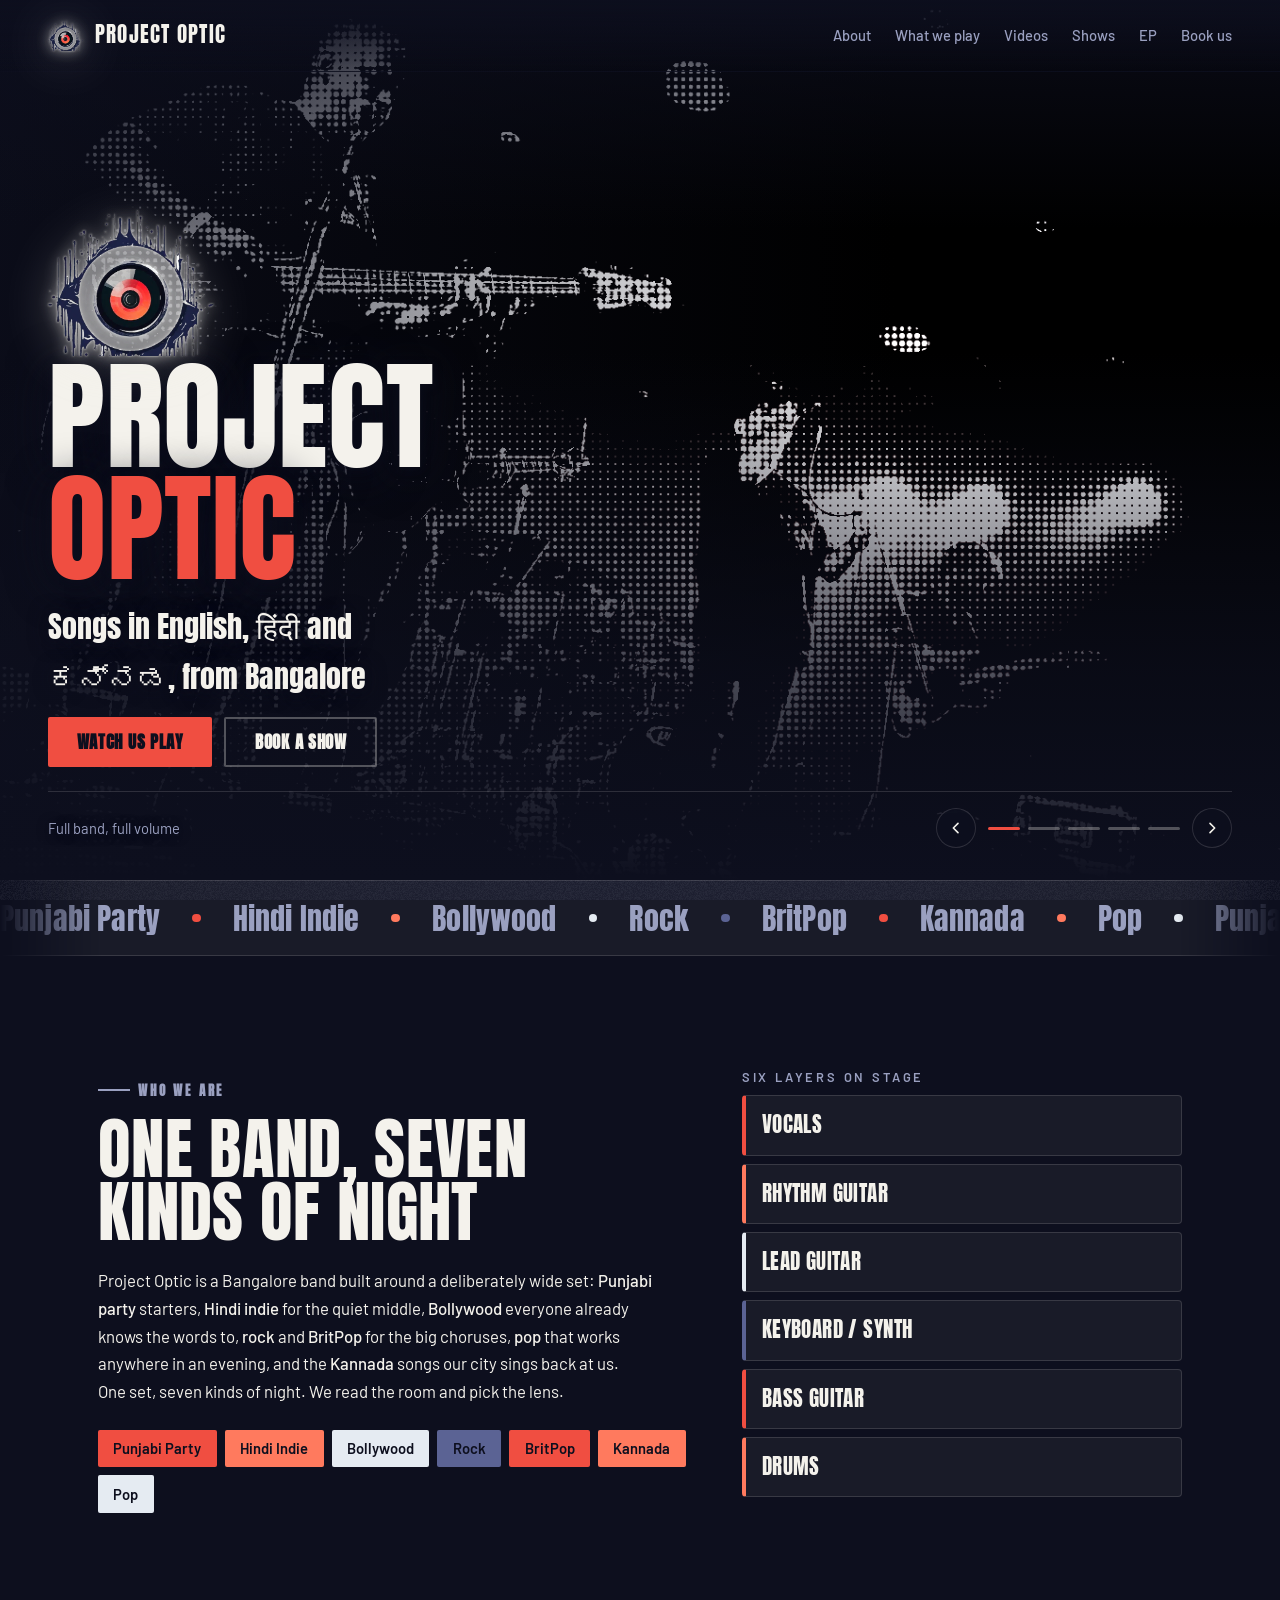
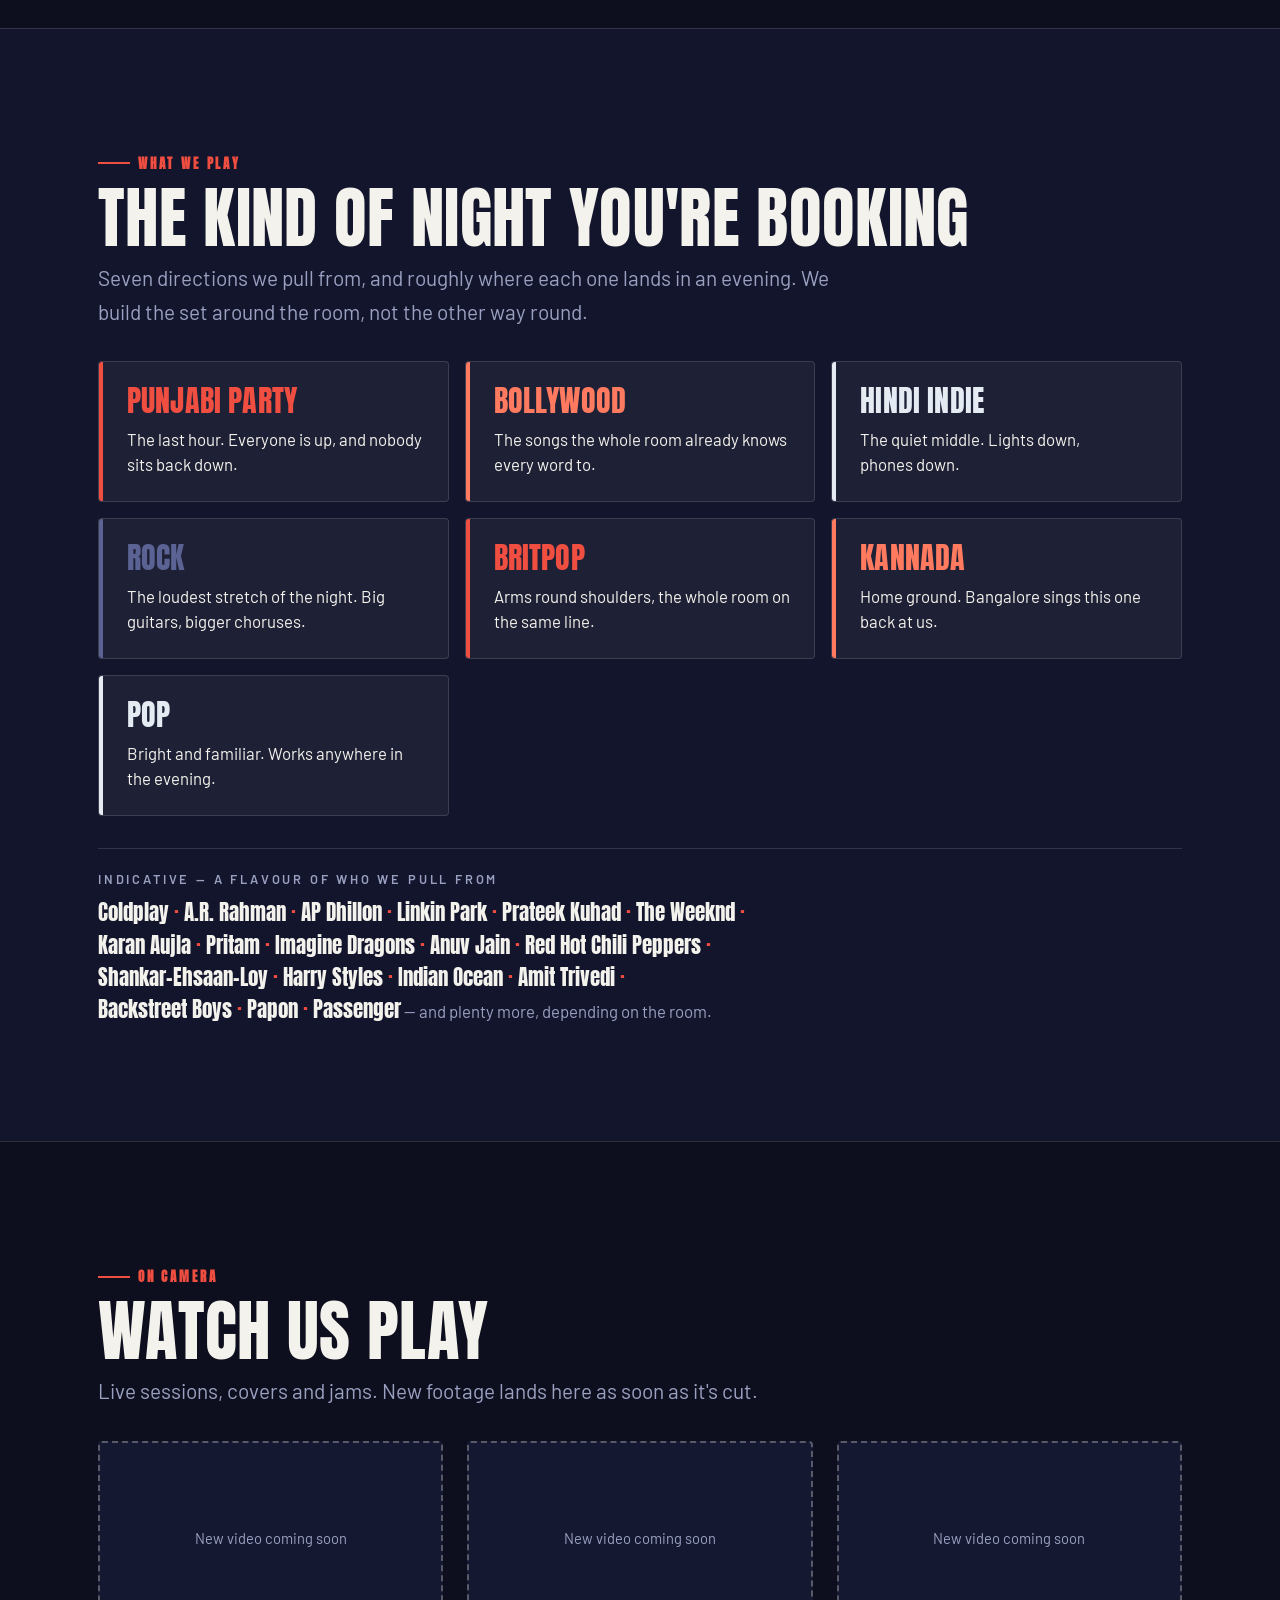
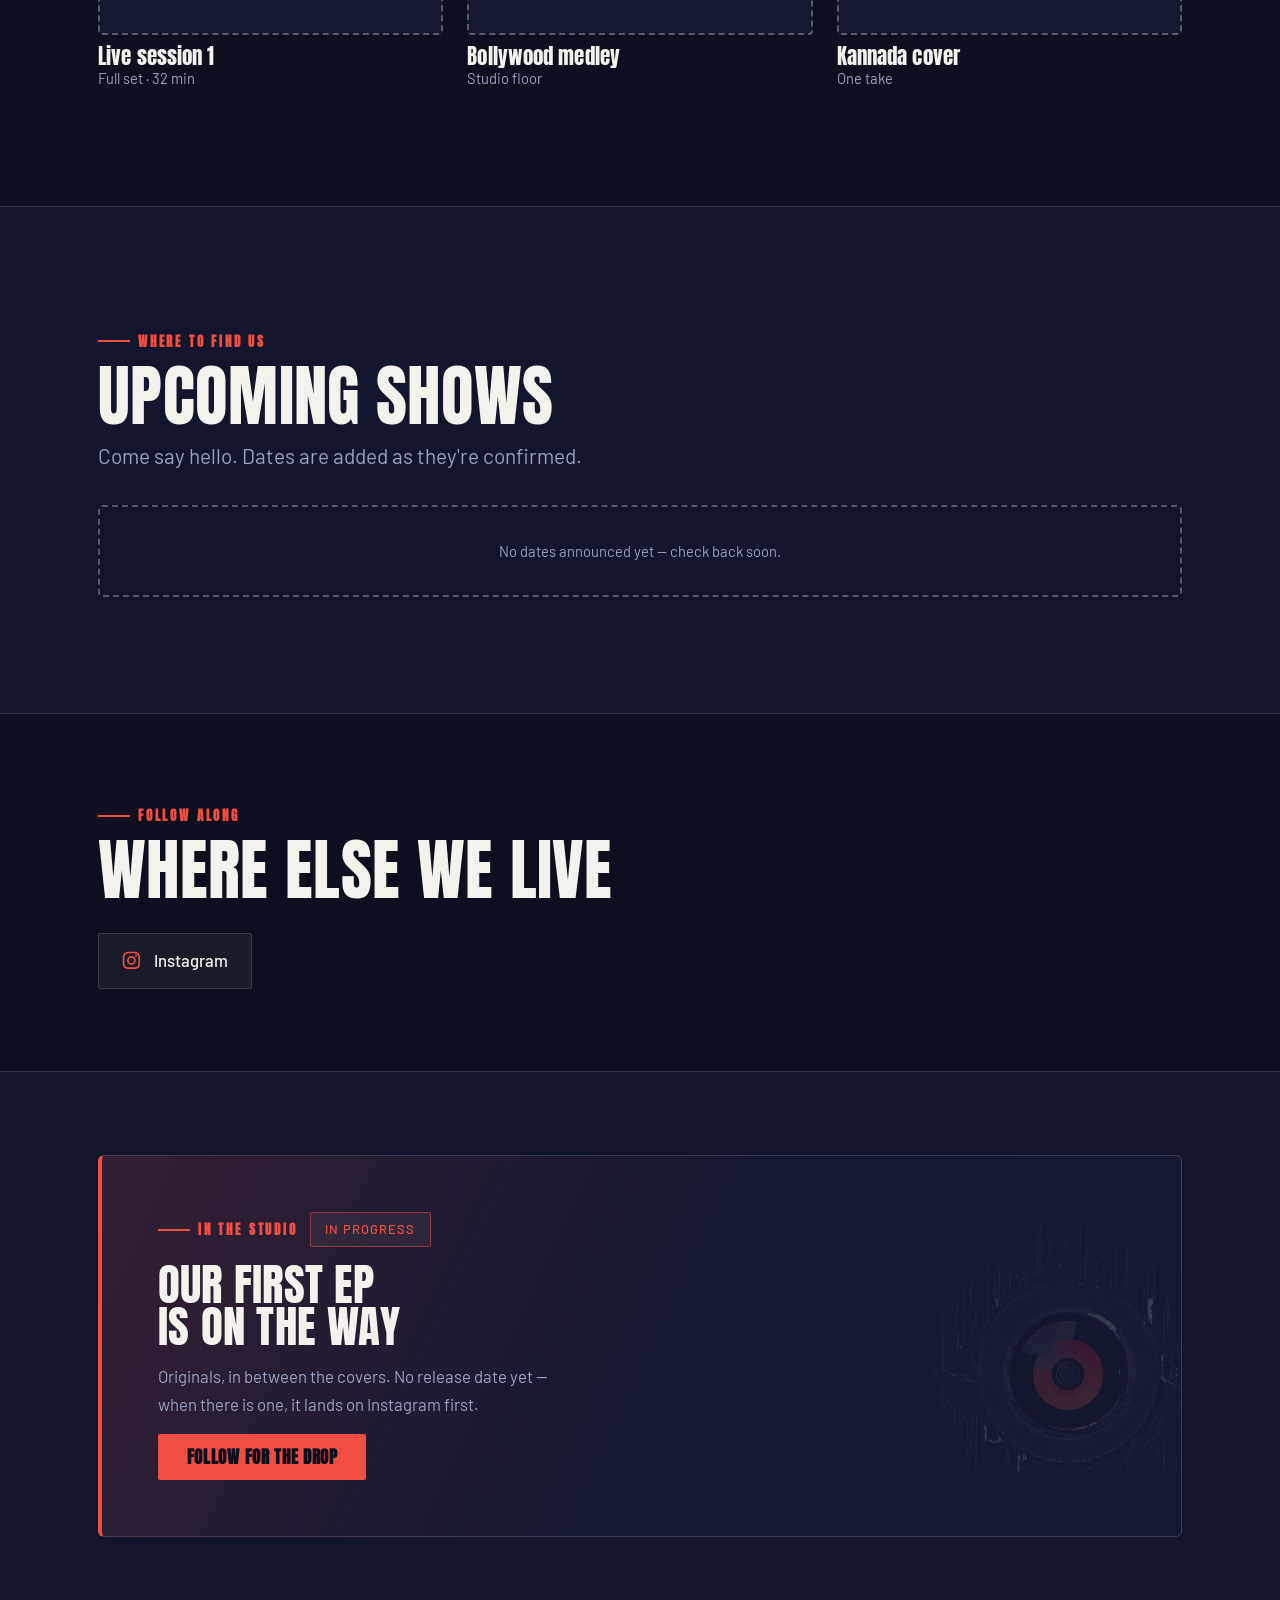
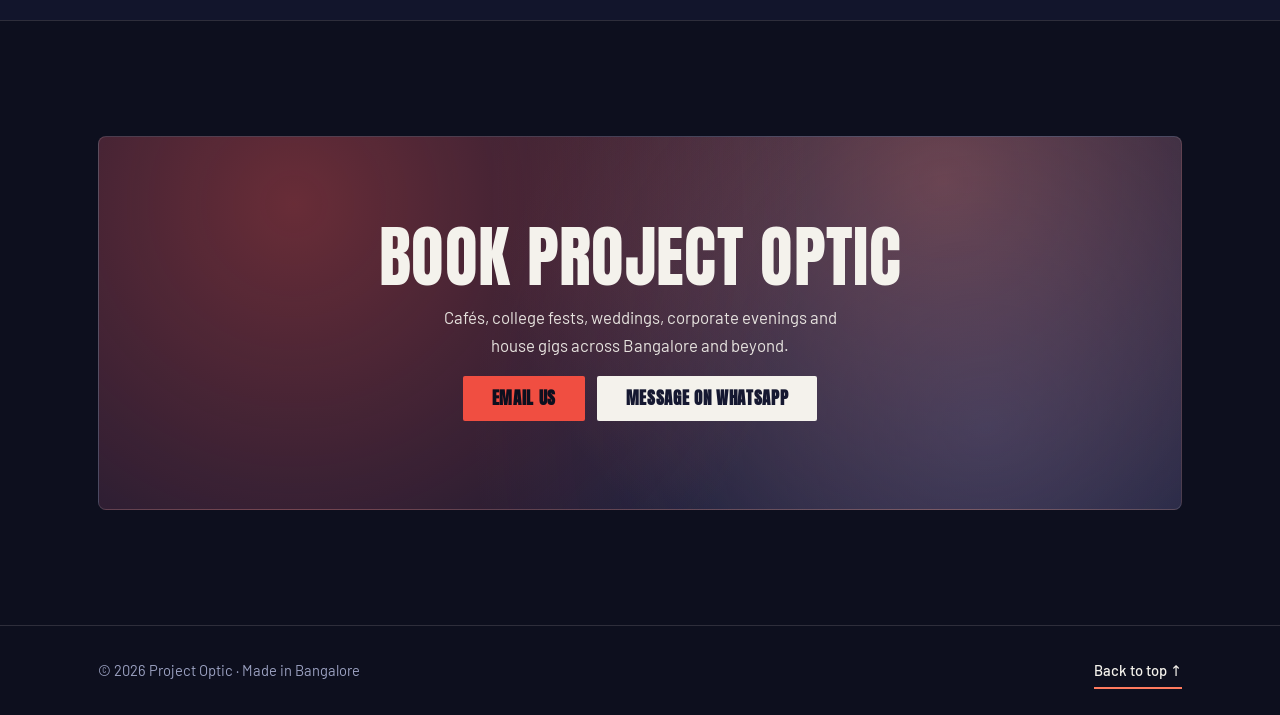
<file: site/index.html>
<!DOCTYPE html>
<html lang="en">
<head>
<meta charset="UTF-8">
<meta name="viewport" content="width=device-width, initial-scale=1.0">

<!-- Keep these in sync with brand.name / brand.tagline in assets/js/content.js.
     They are static so crawlers and link previews see them without running JS. -->
<title>Project Optic | Pop rock from Bangalore</title>
<meta name="description" content="Project Optic is a Bangalore band playing pop rock, Bollywood, indie Hindi and Kannada songs.">
<link rel="canonical" href="https://project-optic.netlify.app/">
<meta property="og:type" content="website">
<meta property="og:url" content="https://project-optic.netlify.app/">
<meta property="og:site_name" content="Project Optic">
<meta property="og:title" content="Project Optic | Pop rock from Bangalore">
<meta property="og:description" content="Project Optic is a Bangalore band playing pop rock, Bollywood, indie Hindi and Kannada songs.">
<meta property="og:image" content="https://project-optic.netlify.app/assets/img/og-cover.png">
<meta property="og:image:width" content="1200">
<meta property="og:image:height" content="630">
<meta name="twitter:card" content="summary_large_image">
<meta name="twitter:title" content="Project Optic | Pop rock from Bangalore">
<meta name="twitter:description" content="Project Optic is a Bangalore band playing pop rock, Bollywood, indie Hindi and Kannada songs.">
<meta name="twitter:image" content="https://project-optic.netlify.app/assets/img/og-cover.png">
<meta name="theme-color" content="#0d0f1e">

<link rel="icon" type="image/png" sizes="32x32" href="assets/img/favicon-32.png">
<link rel="apple-touch-icon" href="assets/img/icon-180.png">

<link rel="preconnect" href="https://fonts.googleapis.com">
<link rel="preconnect" href="https://fonts.gstatic.com" crossorigin>
<link href="https://fonts.googleapis.com/css2?family=Anton&family=Barlow:wght@400;500;600&family=Noto+Sans+Kannada:wght@400;600&display=swap" rel="stylesheet">

<!-- Stylesheets are layered: tokens (the theme) → base → layout → components
     → sections. Later files only ever consume variables from tokens.css. -->
<link rel="stylesheet" href="assets/css/tokens.css">
<link rel="stylesheet" href="assets/css/base.css">
<link rel="stylesheet" href="assets/css/layout.css">
<link rel="stylesheet" href="assets/css/components.css">
<link rel="stylesheet" href="assets/css/sections.css">
</head>

<body>

<a class="skip" href="#about">Skip to content</a>

<canvas id="backdrop" aria-hidden="true"></canvas>

<!-- ==========================================================================
     Every element below is an empty shell. assets/js/main.js fills each one
     from assets/js/content.js. To reorder the page, move a <section> here and
     move its matching line in the SECTIONS list in main.js.
     ========================================================================== -->

<header class="nav" id="nav"></header>

<header class="hero" id="top"></header>

<div class="marquee" id="marquee"></div>

<main>
  <section class="section" id="about"   aria-label="About the band"></section>
  <section class="section" id="repertoire" aria-label="What we play"></section>
  <section class="section" id="videos"  aria-label="Videos"></section>
  <section class="section" id="shows"   aria-label="Shows"></section>
  <section class="section section--tight" id="listen" aria-label="Follow along"></section>
  <section class="section section--tight" id="ep"     aria-label="Upcoming EP"></section>
  <section class="section" id="book"    aria-label="Booking"></section>
</main>

<footer class="footer" id="footer"></footer>

<script type="module" src="assets/js/main.js"></script>
</body>
</html>
</file>
<file: site/assets/css/tokens.css>
/* ==========================================================================
   TOKENS — the entire look of the site lives in this file.
   Nothing below this file hard-codes a colour, font or size: every other
   stylesheet reads these variables. To reskin the band page, either edit
   the values in :root, or add a new [data-theme="..."] block and set
   <html data-theme="..."> (content.js -> theme).

   The default palette is pulled from the band logo: ink navy #1c2244,
   signal red #f04e41, and the cool paper grey #e5ebf2.
   ========================================================================== */

:root {
  /* --- surfaces ------------------------------------------------------- */
  --c-bg:          #0d0f1e;
  --c-bg-2:        #151831;
  --c-bg-3:        #1f2344;

  /* --- accents: four, used in rotation for stripes, chips and borders -- */
  --c-accent-1:    #f04e41;   /* signal red, straight off the lens */
  --c-accent-2:    #ff7a5e;   /* ember */
  --c-accent-3:    #e5ebf2;   /* paper steel */
  --c-accent-4:    #5b6394;   /* slate */

  /* --- ink ------------------------------------------------------------ */
  --c-text:        #f4f2ec;   /* bone */
  --c-muted:       #9aa0c0;
  --c-on-accent:   #0d0f1e;   /* text that sits ON an accent fill */

  /* --- derived: tints of the ink, so they follow --c-text automatically  */
  --c-line:        color-mix(in srgb, var(--c-text) 14%, transparent);
  --c-line-strong: color-mix(in srgb, var(--c-text) 30%, transparent);
  --c-surface:     color-mix(in srgb, var(--c-text)  5%, transparent);
  --c-surface-2:   color-mix(in srgb, var(--c-text)  9%, transparent);
  --c-veil:        color-mix(in srgb, var(--c-bg)   82%, transparent);

  /* --- type ----------------------------------------------------------- */
  /* Anton echoes the condensed weight of the OPTIC wordmark; Barlow is its
     quieter workmate for running text. */
  --f-display: "Anton", "Arial Narrow", system-ui, sans-serif;
  --f-body:    "Barlow", "Noto Sans Kannada", system-ui, sans-serif;
  --f-mono:    ui-monospace, "SF Mono", Menlo, monospace;

  --fw-body:    400;
  --fw-medium:  500;
  --fw-bold:    600;
  --fw-display: 400;          /* Anton ships one weight, and it is already heavy */

  /* fluid type scale: min at 360px, max at 1200px */
  --t-xs:   0.8rem;
  --t-sm:   0.92rem;
  --t-base: 1.05rem;
  --t-lg:   clamp(1.12rem, 0.4vw + 1.02rem, 1.3rem);
  --t-xl:   clamp(1.4rem,  1.0vw + 1.15rem, 1.9rem);
  --t-2xl:  clamp(1.9rem,  2.2vw + 1.3rem,  2.8rem);
  --t-3xl:  clamp(2.4rem,  4.6vw + 1.2rem,  4.2rem);
  --t-hero: clamp(3rem,    9.5vw,           7.5rem);

  --lh-tight: 0.94;
  --lh-snug:  1.2;
  --lh-body:  1.65;
  --ls-tight: 0.005em;        /* Anton is condensed; negative tracking closes it up */
  --ls-wide:   0.22em;

  /* --- space scale ---------------------------------------------------- */
  --s-1: 0.25rem;
  --s-2: 0.5rem;
  --s-3: 0.75rem;
  --s-4: 1rem;
  --s-5: 1.5rem;
  --s-6: 2rem;
  --s-7: 3rem;
  --s-8: 4rem;

  /* vertical rhythm between major sections, and the page side gutter.
     The floor matters most: on a phone 9vw is only ~35px, so the clamp
     minimum is what actually separates one section from the next. */
  --s-section: clamp(5rem, 9vw, 7.5rem);
  --s-gutter:  clamp(1.25rem, 4vw, 3rem);

  /* The alternating section wash. Translucent rather than opaque so the
     grain backdrop still shows through; strong enough to read as a change
     of surface on a small screen, where the section edge is the only cue
     that one block has ended and another has begun. */
  --c-section-tint: color-mix(in srgb, var(--c-bg-2) 78%, transparent);

  /* --- measure -------------------------------------------------------- */
  --w-page:  1180px;
  --w-wide:  1420px;
  --w-prose: 62ch;

  /* --- shape ---------------------------------------------------------- */
  /* Hard edges: the logo is stencil and splatter, not soft and rounded. */
  --r-sm:   2px;
  --r-md:   4px;
  --r-lg:   6px;
  --r-xl:   8px;
  --r-pill: 999px;
  --r-button: var(--r-sm);    /* swap to --r-pill for a softer look */
  --r-chip:   var(--r-sm);

  --border:      1px solid var(--c-line);
  --border-accent-w: 4px;

  /* --- depth ---------------------------------------------------------- */
  --shadow-sm: 0 2px 10px rgb(0 0 0 / 0.3);
  --shadow-md: 0 14px 40px rgb(0 0 0 / 0.4);
  --shadow-lg: 0 30px 80px rgb(0 0 0 / 0.5);
  --glow:      0 0 34px color-mix(in srgb, var(--c-accent-1) 55%, transparent);

  /* --- motion --------------------------------------------------------- */
  --e-out:      cubic-bezier(.2, .8, .2, 1);
  --d-fast:     140ms;
  --d-base:     260ms;
  --d-slow:     600ms;

  /* --- chrome --------------------------------------------------------- */
  --nav-h:      4.5rem;
  --hero-min:   min(100svh, 880px);
  --slide-ratio: 16 / 10;

  /* --- brand ---------------------------------------------------------- */
  --logo-hero-w: clamp(6.5rem, 13vw, 10.5rem);
  --grain-opacity: 0.05;

  /* --- the closing booking panel -------------------------------------- */
  --book-surface: var(--c-bg-2);
  --book-ink:     var(--c-text);
  --book-wash:    38%;

  /* --- photography ----------------------------------------------------- */
  /* Gig photos arrive dark, noisy and inconsistent. These lift and unify
     them without anyone having to edit a single file. */
  /* The photos are halftone dot screens made by tools/grade-photos.py, so
     there is nothing left here to correct: filters would only soften the
     dots. The wash tints the screen towards the palette instead of leaving
     it neutral grey. Set --grade-strength to 0 for plain black and white.
     Dot pitch and contrast belong in the script, not here. */
  --photo-filter:   none;
  --grade-blend:    soft-light;
  --grade-strength: 0.30;

  /* The logo keeps its own ink; this is what lifts it off a dark page.
     Two shadows: a tight one for edge definition, a wide one for lift. */
  --logo-halo:
    drop-shadow(0 0 1px color-mix(in srgb, var(--c-text) 85%, transparent))
    drop-shadow(0 0 7px color-mix(in srgb, var(--c-text) 70%, transparent))
    drop-shadow(0 4px 26px color-mix(in srgb, var(--c-text) 30%, transparent));
}

/* ==========================================================================
   ALTERNATE THEMES
   Set `theme` in content.js to switch. Each block only restates what
   differs from :root.
   ========================================================================== */

/* The logo's native habitat: navy ink on paper. Pair with
   brand.logo = "assets/img/logo.png" and options.backdrop = "none". */
[data-theme="paper"] {
  --c-bg:        #f4f2ec;
  --c-bg-2:      #e8e5dc;
  --c-bg-3:      #dcd8cd;
  --c-accent-1:  #e03a2d;
  --c-accent-2:  #c2410c;
  --c-accent-3:  #1c2244;
  --c-accent-4:  #5b6394;
  --c-text:      #1c2244;
  --c-muted:     #5b6180;
  --c-on-accent: #f4f2ec;
  --grain-opacity: 0.03;
  /* A block of ink to close the page, rather than pastel over bone. */
  --book-surface: #1c2244;
  --book-ink:     #f4f2ec;
  --book-wash:    26%;
  /* The ink already reads against bone, so no halo. */
  --logo-halo:      none;
  --grade-strength: 0.35;
}

/* Colder, more clinical: surveillance rather than stage. */
[data-theme="scope"] {
  --c-bg:        #05100f;
  --c-bg-2:      #0a1d1c;
  --c-bg-3:      #103230;
  --c-accent-1:  #4ade80;
  --c-accent-2:  #22d3ee;
  --c-accent-3:  #e2f5f0;
  --c-accent-4:  #2f6f6a;
  --c-text:      #e8fbf6;
  --c-muted:     #7fa8a2;
  --c-on-accent: #05100f;
}

/* The earlier rangoli palette, kept so it is one word away. */
[data-theme="rangoli"] {
  --c-bg:        #120a2e;
  --c-bg-2:      #1d1147;
  --c-bg-3:      #2a1661;
  --c-accent-1:  #ffb627;
  --c-accent-2:  #ff3d8b;
  --c-accent-3:  #19c3b3;
  --c-accent-4:  #7b5cff;
  --c-text:      #f6eee3;
  --c-muted:     #b9aed6;
  --c-on-accent: #120a2e;
  --f-display:   "Baloo 2", system-ui, sans-serif;
  --f-body:      "Mukta", system-ui, sans-serif;
  --r-button:    var(--r-pill);
  --r-chip:      var(--r-pill);
  --r-sm: 10px; --r-md: 18px; --r-lg: 28px; --r-xl: 40px;
  --lh-tight: 1.02; --ls-tight: -0.02em;
}
</file>
<file: site/assets/css/base.css>
/* ==========================================================================
   BASE — reset and element defaults. Reads tokens, defines no look of its own.
   ========================================================================== */

*, *::before, *::after { box-sizing: border-box; }
* { margin: 0; padding: 0; }

html {
  scroll-behavior: smooth;
  scroll-padding-top: calc(var(--nav-h) + var(--s-4));
  -webkit-text-size-adjust: 100%;
}

body {
  background: var(--c-bg);
  color: var(--c-text);
  font-family: var(--f-body);
  font-size: var(--t-base);
  font-weight: var(--fw-body);
  line-height: var(--lh-body);
  overflow-x: hidden;
  -webkit-font-smoothing: antialiased;
}

img, svg, video, canvas { display: block; max-width: 100%; }
img { height: auto; }

a { color: inherit; text-decoration: none; }
button { font: inherit; color: inherit; background: none; border: 0; cursor: pointer; }
ul, ol { list-style: none; }

h1, h2, h3, h4 {
  font-family: var(--f-display);
  font-weight: var(--fw-display);
  line-height: var(--lh-tight);
  letter-spacing: var(--ls-tight);
  text-wrap: balance;
}

p { text-wrap: pretty; }

:focus-visible {
  outline: 3px solid var(--c-accent-1);
  outline-offset: 3px;
  border-radius: var(--r-sm);
}

::selection { background: var(--c-accent-2); color: var(--c-text); }

/* Visible only to screen readers. */
.sr-only {
  position: absolute;
  width: 1px; height: 1px;
  margin: -1px; padding: 0;
  overflow: hidden;
  clip-path: inset(50%);
  white-space: nowrap;
}

/* Skip link, revealed on keyboard focus. */
.skip {
  position: absolute;
  top: var(--s-3); left: var(--s-3);
  z-index: 100;
  padding: var(--s-3) var(--s-5);
  border-radius: var(--r-pill);
  background: var(--c-accent-1);
  color: var(--c-on-accent);
  font-family: var(--f-display);
  font-weight: var(--fw-bold);
  transform: translateY(-160%);
  transition: transform var(--d-base) var(--e-out);
}
.skip:focus-visible { transform: translateY(0); }

@media (prefers-reduced-motion: reduce) {
  html { scroll-behavior: auto; }
  *, *::before, *::after {
    animation-duration: 0.01ms !important;
    animation-iteration-count: 1 !important;
    transition-duration: 0.01ms !important;
  }
}
</file>
<file: site/assets/css/layout.css>
/* ==========================================================================
   LAYOUT — the page shell: nav, section rhythm, containers, footer.
   Structural only. Section-specific composition lives in sections.css.
   ========================================================================== */

/* --- containers --------------------------------------------------------- */
.wrap      { width: 100%; max-width: var(--w-page); margin-inline: auto; padding-inline: var(--s-gutter); }
.wrap--wide{ max-width: var(--w-wide); }
.prose     { max-width: var(--w-prose); }

/* --- section rhythm ----------------------------------------------------- */
.section { padding-block: var(--s-section); position: relative; }
.section--tight { padding-block: calc(var(--s-section) * 0.72); }

/* Alternating tint, worked out from position rather than hand-tagged. A
   section removes itself when its content is empty, and hand-applied classes
   drifted out of step every time one did — three untinted blocks ended up
   stacked at the foot of the page. nth-of-type re-alternates over whatever
   actually rendered. */
main > section:nth-of-type(even) { background: var(--c-section-tint); }

/* A hairline between neighbours as well as the tint. On a wide screen the
   tint alone is enough; on a phone, where everything is one column and the
   eye has no other structure to read, the edge does the work. */
main > section + section { border-top: var(--border); }

.section__head {
  display: flex;
  flex-wrap: wrap;
  align-items: end;
  justify-content: space-between;
  gap: var(--s-4);
  margin-bottom: var(--s-6);
}

@media (max-width: 720px) {
  /* One column means every block is the full width, so they need more air
     between them and a clearer gap under each heading than on desktop. */
  .section__head { margin-bottom: var(--s-7); }
  .section__lead { margin-top: var(--s-4); }
  .kicker { margin-bottom: var(--s-4); }
}
.section__title { font-size: var(--t-3xl); text-transform: uppercase; }
.section__lead  { color: var(--c-muted); font-size: var(--t-lg); max-width: var(--w-prose); margin-top: var(--s-3); }

/* Small uppercase kicker above a heading. */
.kicker {
  display: inline-flex;
  align-items: center;
  gap: var(--s-2);
  font-family: var(--f-display);
  font-size: var(--t-xs);
  font-weight: var(--fw-bold);
  letter-spacing: var(--ls-wide);
  text-transform: uppercase;
  color: var(--c-accent-1);
  margin-bottom: var(--s-3);
}
.kicker::before {
  content: "";
  width: 2rem; height: 2px;
  background: currentColor;
}

/* --- nav ---------------------------------------------------------------- */
.nav {
  position: fixed;
  inset: 0 0 auto 0;
  z-index: 50;
  height: var(--nav-h);
  display: flex;
  align-items: center;
  gap: var(--s-5);
  justify-content: space-between;
  padding-inline: var(--s-gutter);
  transition: background var(--d-base), backdrop-filter var(--d-base), border-color var(--d-base);
  border-bottom: 1px solid transparent;
  background: linear-gradient(
    to bottom,
    color-mix(in srgb, var(--c-bg) 88%, transparent),
    transparent);
}
/* .is-stuck is toggled by nav.js once the page scrolls past the hero lip. */
.nav.is-stuck {
  background: var(--c-veil);
  backdrop-filter: blur(14px) saturate(1.3);
  border-bottom-color: var(--c-line);
}

.nav__brand {
  display: inline-flex;
  align-items: center;
  gap: var(--s-3);
  font-family: var(--f-display);
  font-weight: var(--fw-display);
  font-size: var(--t-lg);
  letter-spacing: var(--ls-tight);
}
.nav__mark { width: auto; height: 1.9rem; flex: none; object-fit: contain; filter: var(--logo-halo); }
.nav__brand span { text-transform: uppercase; letter-spacing: 0.06em; }

.nav__links { display: flex; align-items: center; gap: var(--s-5); }
.nav__link {
  position: relative;
  font-weight: var(--fw-medium);
  font-size: var(--t-sm);
  color: var(--c-muted);
  transition: color var(--d-fast);
}
.nav__link::after {
  content: "";
  position: absolute;
  left: 0; right: 100%; bottom: -6px;
  height: 2px;
  background: var(--c-accent-2);
  transition: right var(--d-base) var(--e-out);
}
.nav__link:hover, .nav__link[aria-current="true"] { color: var(--c-text); }
.nav__link:hover::after, .nav__link[aria-current="true"]::after { right: 0; }

@media (max-width: 760px) {
  .nav__links { gap: var(--s-4); }
  .nav__link  { font-size: var(--t-xs); }
  .nav__link[data-optional] { display: none; }
}

/* --- footer ------------------------------------------------------------- */
.footer {
  border-top: var(--border);
  padding-block: var(--s-6);
  color: var(--c-muted);
  font-size: var(--t-sm);
}
.footer__inner {
  display: flex;
  flex-wrap: wrap;
  gap: var(--s-4);
  align-items: center;
  justify-content: space-between;
}

/* --- decorative background layer --------------------------------------- */
#backdrop {
  position: fixed;
  inset: 0;
  z-index: -1;
  width: 100%;
  height: 100%;
}
</file>
<file: site/assets/css/components.css>
/* ==========================================================================
   COMPONENTS — small reusable pieces, used by more than one section.
   ========================================================================== */

/* --- buttons ------------------------------------------------------------ */
.btn {
  display: inline-flex;
  align-items: center;
  gap: var(--s-2);
  padding: 0.9rem 1.8rem;
  border-radius: var(--r-button);
  font-family: var(--f-display);
  letter-spacing: 0.04em;
  text-transform: uppercase;
  font-weight: var(--fw-bold);
  font-size: var(--t-base);
  line-height: 1;
  white-space: nowrap;
  transition: transform var(--d-fast) var(--e-out), background var(--d-fast), box-shadow var(--d-fast);
}
.btn:hover { transform: translateY(-2px); }
.btn:active { transform: translateY(0); }

.btn--primary { background: var(--c-accent-1); color: var(--c-on-accent); }
.btn--accent  { background: var(--c-accent-3); color: var(--c-on-accent); }
.btn--ghost   { border: 2px solid var(--c-line-strong); color: var(--c-text); }
.btn--ghost:hover { border-color: var(--c-text); background: var(--c-surface); }

.btn-row { display: flex; flex-wrap: wrap; gap: var(--s-3); }

/* --- chips -------------------------------------------------------------- */
.chip {
  display: inline-flex;
  align-items: center;
  gap: var(--s-2);
  padding: 0.35rem 0.9rem;
  border-radius: var(--r-chip);
  border: var(--border);
  background: var(--c-surface);
  font-size: var(--t-sm);
  font-weight: var(--fw-medium);
  color: var(--c-muted);
  transition: color var(--d-fast), background var(--d-fast), border-color var(--d-fast);
}
.chip-row { display: flex; flex-wrap: wrap; gap: var(--s-2); }

/* Filled variant. --accent is set per item by render.js, cycling the four
   accent tokens, so a new palette recolours every chip for free. */
.chip--solid {
  background: var(--accent, var(--c-accent-1));
  border-color: transparent;
  color: var(--c-on-accent);
  font-weight: var(--fw-bold);
}

/* Toggle variant, used by the setlist filter. */
.chip--toggle { cursor: pointer; }
.chip--toggle:hover { color: var(--c-text); border-color: var(--c-line-strong); }
.chip--toggle[aria-pressed="true"] {
  background: var(--c-text);
  border-color: transparent;
  color: var(--c-bg);
  font-weight: var(--fw-bold);
}

/* --- card --------------------------------------------------------------- */
.card {
  position: relative;
  padding: var(--s-5);
  border-radius: var(--r-md);
  background: var(--c-surface);
  border: var(--border);
  overflow: hidden;
}
/* Coloured spine; --accent is assigned per card by render.js. */
.card--spine::before {
  content: "";
  position: absolute;
  inset: 0 auto 0 0;
  width: var(--border-accent-w);
  background: var(--accent, var(--c-accent-1));
}
.card--spine { padding-left: calc(var(--s-5) + var(--border-accent-w)); }

.card--lift { transition: transform var(--d-base) var(--e-out), background var(--d-base); }
.card--lift:hover { transform: translateY(-4px); background: var(--c-surface-2); }

/* --- avatar ------------------------------------------------------------- */
.avatar {
  width: 4rem; height: 4rem;
  flex: none;
  display: grid;
  place-items: center;
  border-radius: 50%;
  background: var(--c-bg-2);
  border: 2px solid var(--accent, var(--c-accent-1));
  font-size: 1.75rem;
  line-height: 1;
}

/* --- marquee ------------------------------------------------------------ */
.marquee {
  overflow: hidden;
  border-block: var(--border);
  background: var(--c-surface);
  padding-block: var(--s-3);
  -webkit-mask-image: linear-gradient(90deg, transparent, #000 8%, #000 92%, transparent);
          mask-image: linear-gradient(90deg, transparent, #000 8%, #000 92%, transparent);
}
.marquee__track {
  display: flex;
  width: max-content;
  gap: var(--s-6);
  animation: marquee var(--marquee-duration, 34s) linear infinite;
}
.marquee:hover .marquee__track { animation-play-state: paused; }
.marquee__item {
  display: inline-flex;
  align-items: center;
  gap: var(--s-6);
  font-family: var(--f-display);
  font-size: var(--t-xl);
  font-weight: var(--fw-display);
  letter-spacing: var(--ls-tight);
  color: var(--c-muted);
  white-space: nowrap;
}
.marquee__item::after {
  content: "";
  width: 0.55rem; height: 0.55rem;
  border-radius: 50%;
  background: var(--accent, var(--c-accent-2));
}
@keyframes marquee { to { transform: translateX(-50%); } }

@media (prefers-reduced-motion: reduce) {
  .marquee__track { animation: none; }
}

/* --- empty state -------------------------------------------------------- */
.empty {
  display: grid;
  place-items: center;
  gap: var(--s-2);
  padding: var(--s-6);
  text-align: center;
  border: 2px dashed var(--c-line-strong);
  border-radius: var(--r-md);
  color: var(--c-muted);
  font-size: var(--t-sm);
}
</file>
<file: site/assets/css/sections.css>
/* ==========================================================================
   SECTIONS — the composition of each band-page block, in page order:
   hero/carousel · about · setlist · videos · shows · listen · book
   ========================================================================== */

/* ==========================================================================
   1. HERO — the photographs are the page. Full bleed, edge to edge, with the
   brand standing on top of them.

   Three stacked layers make that safe to do with real gig photos, which are
   dark, mixed in quality and shot on whatever was to hand:

     .carousel     the photographs, as halftone dot screens
     .hero__grade  a soft-light wash that pulls every frame towards the
                   palette, so a warm phone shot and a cold one still look
                   like the same band
     .hero__scrim  the contrast floor under the type

   Everything is driven by tokens, so a theme can restage the whole thing.
   ========================================================================== */
.hero {
  position: relative;
  min-height: var(--hero-min);
  display: grid;
  isolation: isolate;
  overflow: hidden;
}

/* The three background layers are taken out of flow on purpose. Left in it,
   they have no definite height to resolve their `height: 100%` against, so
   each photo falls back to its intrinsic size and the tallest one stretches
   the whole hero — a portrait frame among landscapes would drag the buttons
   below the fold. Positioned, they fill the hero and the hero is sized by
   its content and --hero-min alone. */
.carousel,
.hero__grade,
.hero__scrim { position: absolute; inset: 0; }

/* --- the photographs ---------------------------------------------------- */
.carousel { overflow: hidden; }

.carousel__track {
  display: flex;
  height: 100%;
  overflow-x: auto;
  overscroll-behavior-x: contain;
  scroll-snap-type: x mandatory;
  scrollbar-width: none;
}
.carousel__track::-webkit-scrollbar { display: none; }

.slide {
  position: relative;
  flex: 0 0 100%;
  height: 100%;
  overflow: hidden;
  scroll-snap-align: center;
  scroll-snap-stop: always;
}

/* <picture> is an inline wrapper by default and would not fill the slide. */
.slide picture { display: block; width: 100%; height: 100%; }

.slide__img {
  width: 100%;
  height: 100%;
  object-fit: cover;
  filter: var(--photo-filter);
  /* No drift. The photos are halftone dot screens, and a regular dot grid
     under a slow continuous scale crawls and shimmers — the pattern beats
     against the pixel grid. A dot screen wants to sit still, like print. */
}

/* --- the grade ---------------------------------------------------------- */
.hero__grade {
  pointer-events: none;
  z-index: 1;
  mix-blend-mode: var(--grade-blend);
  opacity: var(--grade-strength);
  background:
    linear-gradient(205deg,
      var(--c-accent-4) 0%,
      transparent 45%),
    radial-gradient(ellipse at 70% 78%,
      var(--c-accent-1) 0%,
      transparent 58%);
}

/* --- the contrast floor -------------------------------------------------- */
.hero__scrim {
  pointer-events: none;
  z-index: 1;
  background:
    linear-gradient(180deg,
      color-mix(in srgb, var(--c-bg) 78%, transparent) 0%,
      transparent 26%,
      transparent 40%,
      color-mix(in srgb, var(--c-bg) 72%, transparent) 76%,
      var(--c-bg) 100%),
    linear-gradient(90deg,
      color-mix(in srgb, var(--c-bg) 82%, transparent) 0%,
      color-mix(in srgb, var(--c-bg) 30%, transparent) 42%,
      transparent 70%);
}

/* --- the brand, standing on the photograph ------------------------------ */
.hero__inner {
  position: relative;
  z-index: 2;
  grid-area: 1 / 1;
  display: flex;
  flex-direction: column;
  justify-content: flex-end;
  gap: var(--s-5);
  padding-block: calc(var(--nav-h) + var(--s-6)) var(--s-6);
}

.hero__content { display: grid; justify-items: start; gap: var(--s-4); }

/* The halo is what lets the logo keep its own ink on a dark page: it lifts
   the artwork off the background instead of recolouring it. */
.hero__mark {
  width: var(--logo-hero-w);
  height: auto;
  margin-bottom: calc(var(--s-3) * -1);
  filter: var(--logo-halo);
}

.hero__title {
  font-size: var(--t-hero);
  line-height: var(--lh-tight);
  text-transform: uppercase;
  text-shadow: 0 6px 44px var(--c-bg), 0 2px 8px color-mix(in srgb, var(--c-bg) 70%, transparent);
}
.hero__title span { display: block; }
.hero__title span:nth-child(2) { color: var(--c-accent-1); }

.hero__tagline {
  font-family: var(--f-display);
  font-weight: var(--fw-medium);
  font-size: var(--t-xl);
  max-width: 24ch;
  text-shadow: 0 2px 20px var(--c-bg);
}

/* --- caption and controls ------------------------------------------------ */
.hero__bar {
  display: flex;
  align-items: center;
  justify-content: space-between;
  gap: var(--s-4);
  padding-top: var(--s-4);
  border-top: var(--border);
}
.carousel__caption {
  font-size: var(--t-sm);
  color: var(--c-muted);
  text-shadow: 0 1px 12px var(--c-bg);
  min-height: 1.5em;
}
.carousel__nav { display: flex; align-items: center; gap: var(--s-3); }

.carousel__btn {
  width: 2.5rem; height: 2.5rem;
  display: grid;
  place-items: center;
  border-radius: 50%;
  border: var(--border);
  background: var(--c-veil);
  backdrop-filter: blur(10px);
  transition: background var(--d-fast), border-color var(--d-fast), transform var(--d-fast);
}
.carousel__btn:hover { background: var(--c-surface-2); border-color: var(--c-text); transform: scale(1.06); }
.carousel__btn svg { width: 1rem; height: 1rem; fill: none; stroke: currentColor; stroke-width: 2.4; }

.carousel__dots { display: flex; gap: var(--s-2); }
.carousel__dot {
  width: 2rem; height: 3px;
  border-radius: var(--r-pill);
  background: var(--c-line-strong);
  transition: background var(--d-base);
}
.carousel__dot[aria-current="true"] { background: var(--c-accent-1); }

@media (max-width: 680px) {
  .hero__bar { flex-direction: column; align-items: flex-start; gap: var(--s-3); }
  .hero__tagline { max-width: none; }
}

/* ==========================================================================
   2. ABOUT — story beside the line-up
   ========================================================================== */
.about {
  display: grid;
  grid-template-columns: 1.15fr 0.85fr;
  gap: var(--s-7);
  align-items: start;
}
.about__body > p { color: var(--c-muted); margin-bottom: var(--s-4); }
.about__body strong { color: var(--c-text); font-weight: var(--fw-medium); }

/* The line-up, by instrument rather than by name. Six stacked bars, each in
   the next accent, so the band reads as layers at a glance. */
.lineup__title {
  font-size: var(--t-xs);
  font-family: var(--f-body);
  font-weight: var(--fw-bold);
  letter-spacing: var(--ls-wide);
  text-transform: uppercase;
  color: var(--c-muted);
  margin-bottom: var(--s-3);
}
.lineup__list { display: grid; gap: var(--s-2); }
.lineup__item {
  padding: var(--s-3) var(--s-4);
  border: var(--border);
  border-left: var(--border-accent-w) solid var(--accent, var(--c-accent-1));
  border-radius: var(--r-md);
  background: var(--c-surface);
  font-family: var(--f-display);
  font-size: var(--t-lg);
  text-transform: uppercase;
  letter-spacing: 0.02em;
  transition: background var(--d-fast), transform var(--d-fast) var(--e-out);
}
.lineup__item:hover { background: var(--c-surface-2); transform: translateX(3px); }

@media (max-width: 860px) {
  .about { grid-template-columns: 1fr; gap: var(--s-6); }
}

/* ==========================================================================
   3. WHAT WE PLAY — one card per direction: the feel, then who we pull from
   ========================================================================== */
.genres {
  display: grid;
  grid-template-columns: repeat(auto-fit, minmax(270px, 1fr));
  gap: var(--s-4);
}

.genre { display: grid; align-content: start; gap: var(--s-3); }

.genre__name {
  font-size: var(--t-xl);
  text-transform: uppercase;
  color: var(--accent, var(--c-accent-1));
}

.genre__vibe {
  color: var(--c-text);
  font-size: var(--t-base);
  line-height: 1.5;
}

.artists {
  margin-top: var(--s-6);
  padding-top: var(--s-5);
  border-top: var(--border);
}
.artists__label {
  font-family: var(--f-body);
  font-size: var(--t-xs);
  font-weight: var(--fw-bold);
  letter-spacing: var(--ls-wide);
  text-transform: uppercase;
  color: var(--c-muted);
  margin-bottom: var(--s-3);
}
.artists__names {
  font-family: var(--f-display);
  font-size: var(--t-lg);
  line-height: 1.55;
  color: var(--c-text);
  max-width: 68ch;
}
/* Keep a name whole: "Shankar–Ehsaan–Loy" otherwise breaks at its hyphens. */
.artists__name { white-space: nowrap; }
.artists__sep  { color: var(--c-accent-1); }
.artists__tail {
  font-family: var(--f-body);
  font-size: var(--t-base);
  color: var(--c-muted);
}

/* ==========================================================================
   4. VIDEOS — click-to-play, so no YouTube weight until asked for
   ========================================================================== */
.videos {
  display: grid;
  grid-template-columns: repeat(auto-fit, minmax(300px, 1fr));
  gap: var(--s-5);
}
.video__frame {
  position: relative;
  aspect-ratio: 16 / 9;
  border-radius: var(--r-md);
  overflow: hidden;
  background: var(--c-bg-2);
}
.video__frame iframe { position: absolute; inset: 0; width: 100%; height: 100%; border: 0; }

.video__play {
  position: absolute;
  inset: 0;
  width: 100%; height: 100%;
  padding: 0;
  background-size: cover;
  background-position: center;
}
.video__play::before {
  content: "";
  position: absolute;
  inset: 0;
  background: color-mix(in srgb, var(--c-bg) 30%, transparent);
  transition: background var(--d-base);
}
.video__play:hover::before { background: color-mix(in srgb, var(--c-bg) 10%, transparent); }
.video__play::after {
  content: "";
  position: absolute;
  left: 50%; top: 50%;
  translate: -50% -50%;
  width: 4.5rem; aspect-ratio: 1;
  border-radius: 50%;
  background: var(--c-accent-2) url("data:image/svg+xml,%3Csvg xmlns='http://www.w3.org/2000/svg' viewBox='0 0 24 24'%3E%3Cpath d='M8 5v14l11-7z' fill='white'/%3E%3C/svg%3E") center / 2.2rem no-repeat;
  box-shadow: var(--glow);
  transition: scale var(--d-fast) var(--e-out);
}
.video__play:hover::after { scale: 1.12; }

.video__title { font-size: var(--t-lg); margin-top: var(--s-3); }
.video__meta  { color: var(--c-muted); font-size: var(--t-sm); }

/* ==========================================================================
   5. SHOWS — upcoming dates
   ========================================================================== */
.shows { display: grid; gap: var(--s-3); }
.show {
  display: grid;
  grid-template-columns: 5rem 1fr auto;
  align-items: center;
  gap: var(--s-5);
  padding: var(--s-4) var(--s-5);
  border-radius: var(--r-md);
  border: var(--border);
  background: var(--c-surface);
}
.show__date {
  display: grid;
  place-items: center;
  padding: var(--s-2);
  border-radius: var(--r-sm);
  background: var(--c-bg-2);
  border-bottom: 3px solid var(--accent, var(--c-accent-1));
  line-height: 1.1;
}
.show__day   { font-family: var(--f-display); font-size: var(--t-xl); font-weight: var(--fw-display); }
.show__month { font-size: var(--t-xs); text-transform: uppercase; letter-spacing: var(--ls-wide); color: var(--c-muted); }
.show__venue { font-size: var(--t-lg); }
.show__where { color: var(--c-muted); font-size: var(--t-sm); }
.show--past  { opacity: 0.55; }

@media (max-width: 680px) {
  .show { grid-template-columns: 4rem 1fr; gap: var(--s-4); }
  .show > .btn, .show > .chip { grid-column: 2; justify-self: start; }
}

/* ==========================================================================
   6. LISTEN — social links
   ========================================================================== */
.socials { display: flex; flex-wrap: wrap; gap: var(--s-3); }
.social {
  display: inline-flex;
  align-items: center;
  gap: var(--s-3);
  padding: 0.8rem 1.4rem;
  border-radius: var(--r-button);
  background: var(--c-surface);
  border: var(--border);
  font-weight: var(--fw-medium);
  transition: background var(--d-fast), border-color var(--d-fast), transform var(--d-fast);
}
.social:hover { background: var(--c-surface-2); border-color: var(--accent, var(--c-accent-1)); transform: translateY(-2px); }
.social svg { width: 1.3rem; height: 1.3rem; fill: var(--accent, var(--c-accent-1)); }

/* ==========================================================================
   6b. EP — the one piece of news on the page, so it gets its own frame
   ========================================================================== */
.ep {
  position: relative;
  overflow: hidden;
  display: grid;
  gap: var(--s-4);
  padding: clamp(2rem, 5vw, 3.5rem);
  border: var(--border);
  border-left: var(--border-accent-w) solid var(--c-accent-1);
  border-radius: var(--r-lg);
  background:
    linear-gradient(115deg,
      color-mix(in srgb, var(--c-accent-1) 14%, transparent) 0%,
      transparent 52%),
    var(--c-bg-2);
}

/* Bleeds off the right edge, clipped by the panel. Hidden on narrow screens
   where it would sit under the text rather than beside it. */
.ep__mark {
  position: absolute;
  right: -3%;
  top: 50%;
  translate: 0 -50%;
  width: min(34%, 18rem);
  opacity: 0.16;
  pointer-events: none;
}

.ep__body { position: relative; z-index: 1; max-width: 46ch; display: grid; gap: var(--s-4); justify-items: start; }

.ep__meta { display: flex; align-items: center; gap: var(--s-3); flex-wrap: wrap; }
.ep__meta .kicker { margin-bottom: 0; }

.ep__status {
  border-color: color-mix(in srgb, var(--c-accent-1) 50%, transparent);
  color: var(--c-accent-1);
  font-size: var(--t-xs);
  text-transform: uppercase;
  letter-spacing: 0.08em;
}

.ep__title { font-size: var(--t-2xl); text-transform: uppercase; }
.ep__lead  { color: var(--c-muted); }

@media (max-width: 720px) {
  .ep__mark { display: none; }
}

/* ==========================================================================
   7. BOOK — closing call to action
   ========================================================================== */
.book {
  text-align: center;
  display: grid;
  justify-items: center;
  gap: var(--s-4);
  padding: clamp(3rem, 8vw, 5.5rem) var(--s-5);
  border-radius: var(--r-xl);
  color: var(--book-ink);
  background:
    radial-gradient(circle at 18% 18%, color-mix(in srgb, var(--c-accent-1) var(--book-wash), transparent), transparent 55%),
    radial-gradient(circle at 82% 78%, color-mix(in srgb, var(--c-accent-4) var(--book-wash), transparent), transparent 55%),
    radial-gradient(circle at 78% 12%, color-mix(in srgb, var(--c-accent-2) var(--book-wash), transparent), transparent 50%),
    var(--book-surface);
  border: var(--border);
}
.book__lead { max-width: 46ch; color: var(--book-ink); opacity: 0.92; }

/* Inside the panel the secondary button has to answer --book-surface, not the
   page background, or on the paper theme it would be ink sitting on ink. */
.book .btn--accent { background: var(--book-ink); color: var(--book-surface); }
.book .btn--ghost  { border-color: color-mix(in srgb, var(--book-ink) 45%, transparent); color: var(--book-ink); }

/* ==========================================================================
   Scroll-in reveal. Added by reveal.js; harmless if the script never runs,
   because the default state is visible.
   ========================================================================== */
.reveal { opacity: 0; transform: translateY(18px); }
.reveal.is-in { opacity: 1; transform: none; transition: opacity var(--d-slow) var(--e-out), transform var(--d-slow) var(--e-out); }

@media (prefers-reduced-motion: reduce) {
  .reveal { opacity: 1; transform: none; }
}
</file>
